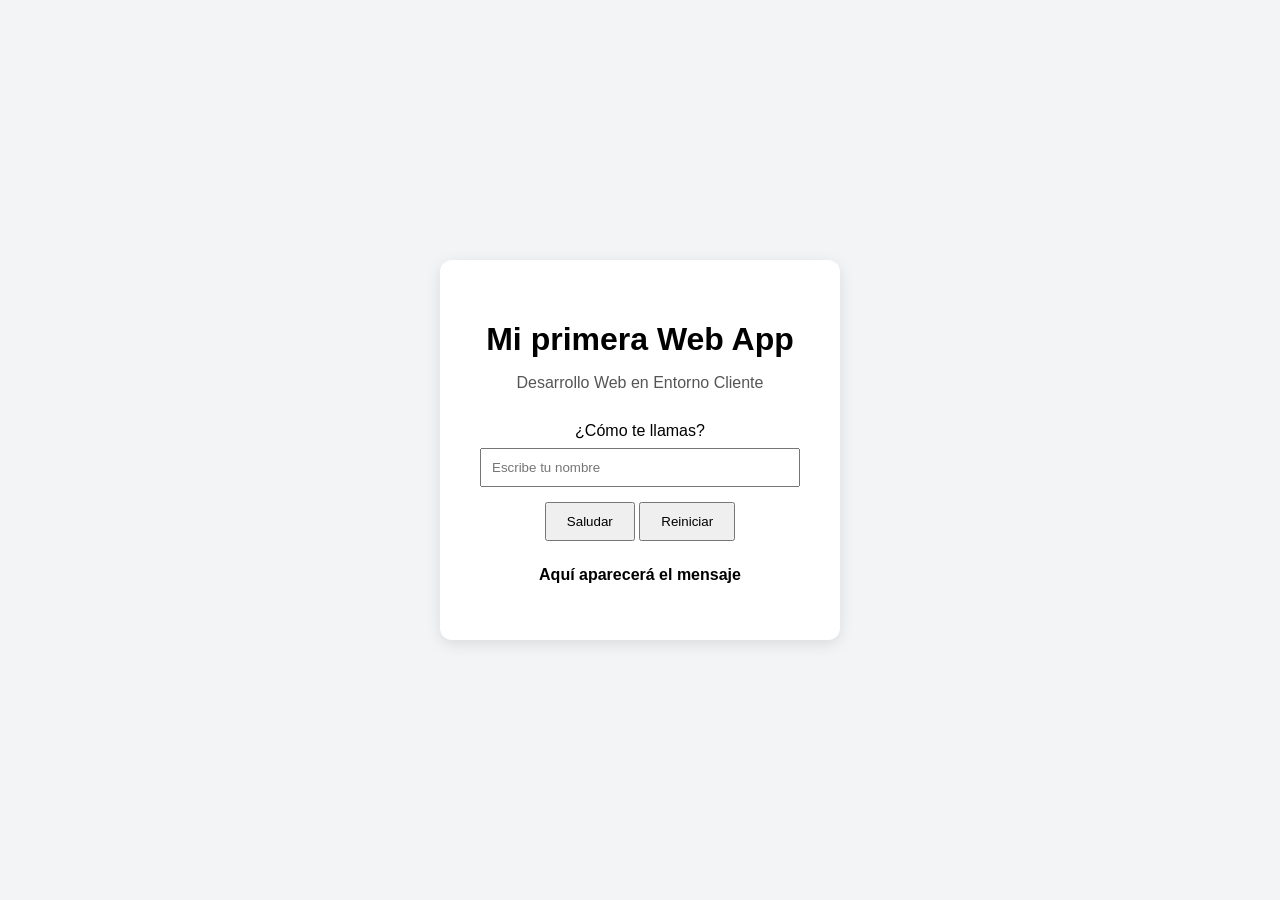
<file: 1.- Primer Proyecto/index.html>
<!doctype html>
<html lang="es">
  <head>
    <meta charset="UTF-8" />
    <meta name="viewport" content="width=device-width, initial-scale=1.0" />

    <title>Mi primera Web App</title>

    <link rel="stylesheet" href="css/estilos.css" />

    <script src="js/app.js" defer></script>
  </head>

  <body>
    <main class="tarjeta">
      <h1 id="titulo">Mi primera Web App</h1>

      <p class="descripcion">Desarrollo Web en Entorno Cliente</p>

      <label for="nombre"> ¿Cómo te llamas? </label>

      <input type="text" id="nombre" placeholder="Escribe tu nombre" />

      <button id="botonSaludar">Saludar</button>
      <button id="botonReiniciar">Reiniciar</button>

      <p id="mensaje">Aquí aparecerá el mensaje</p>
    </main>
  </body>
</html>
</file>
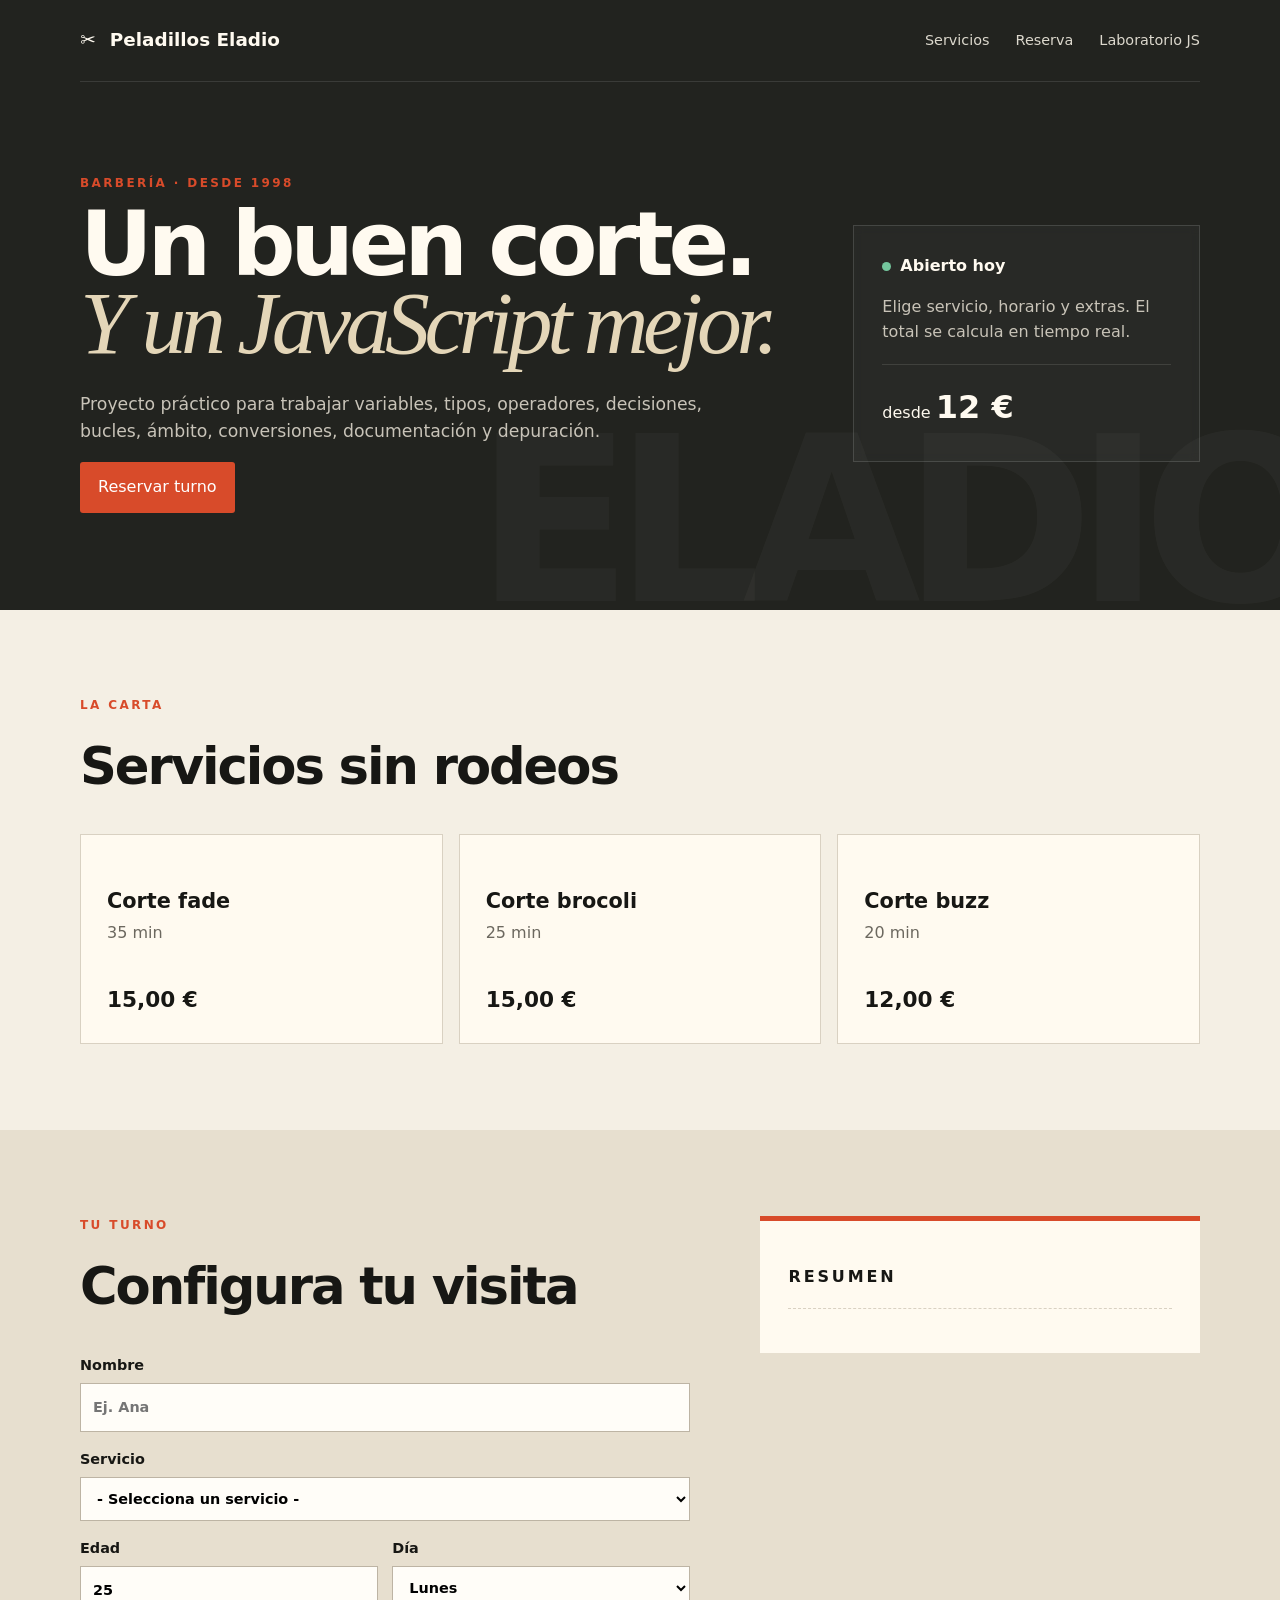
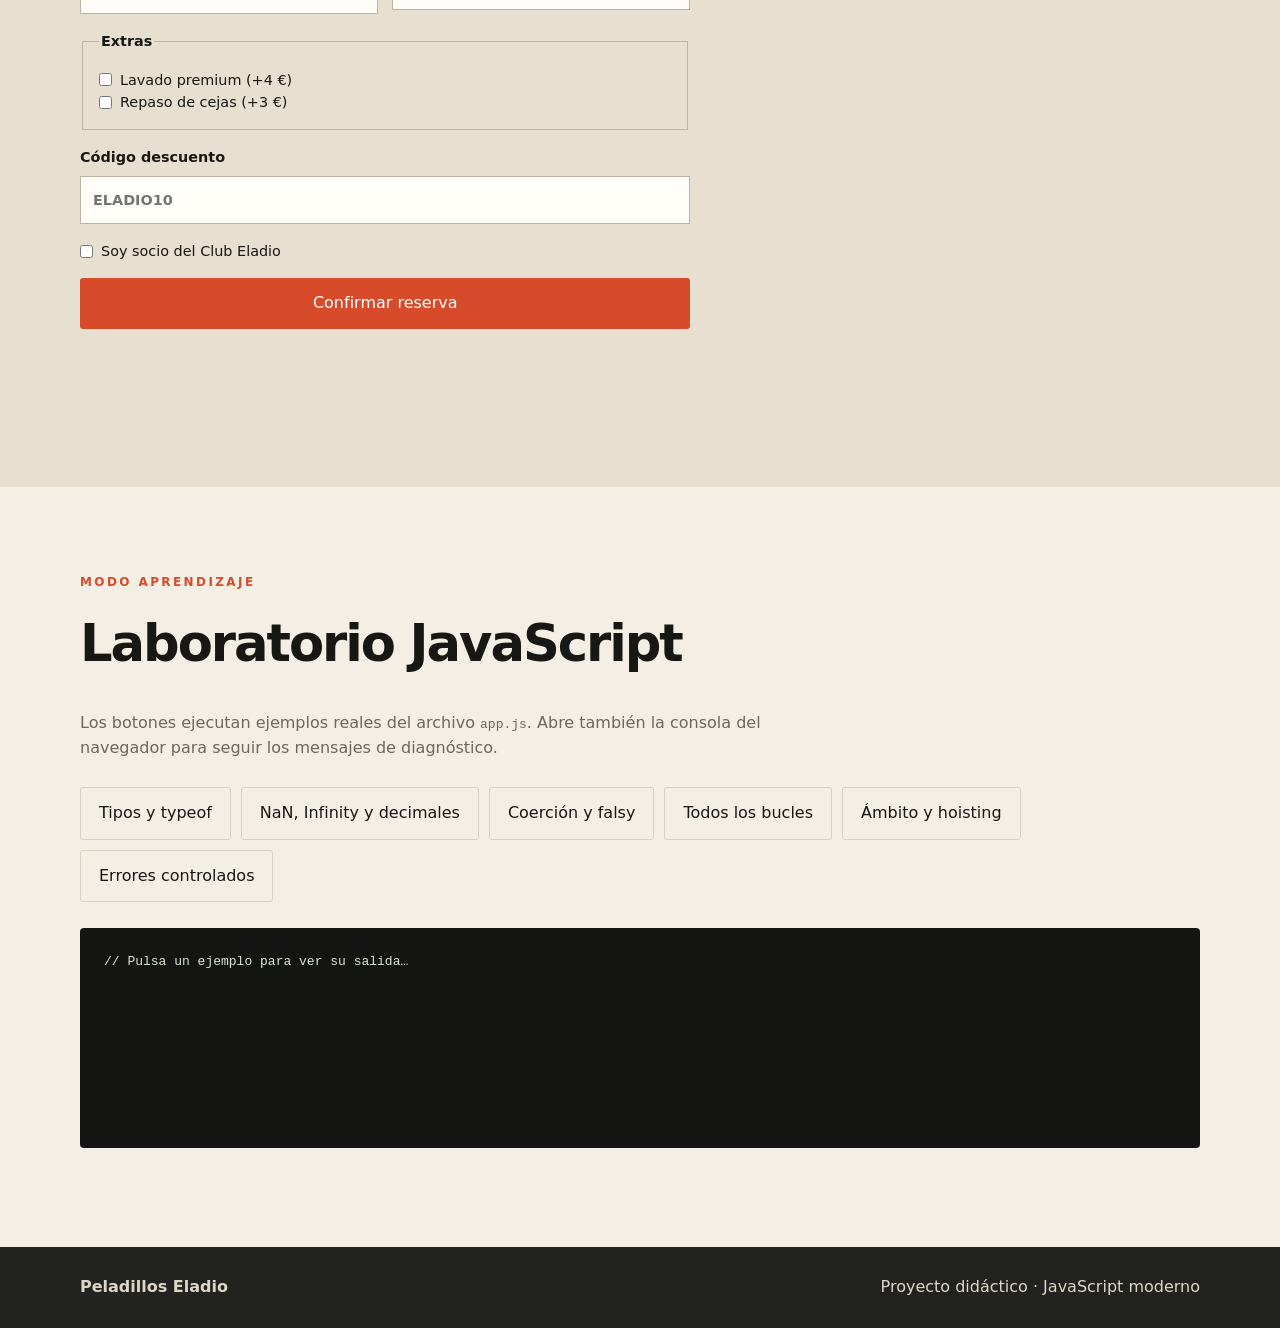
<file: 2.- Peladillos Eladio/index.html>
<!doctype html>
<html lang="es">
  <head>
    <meta charset="utf-8" />
    <meta name="viewport" content="width=device-width, initial-scale=1" />
    <meta
      name="description"
      content="Peladillos Eladio: simulador didáctico de reservas y servicios para practicar fundamentos de JavaScript."
    />
    <title>Peladillos Eladio | Barbería didáctica</title>
    <link rel="stylesheet" href="css/styles.css" />
    <script src="app.js" defer></script>
  </head>
  <body>
    <header class="hero">
      <nav class="nav container" aria-label="Navegación principal">
        <a class="brand" href="#inicio" aria-label="Peladillos Eladio, inicio"
          >✂ <span>Peladillos Eladio</span></a
        >
        <div class="nav-links">
          <a href="#servicios">Servicios</a><a href="#reserva">Reserva</a
          ><a href="#laboratorio">Laboratorio JS</a>
        </div>
      </nav>
      <div class="container hero-grid" id="inicio">
        <section>
          <p class="eyebrow">BARBERÍA · DESDE 1998</p>
          <h1>Un buen corte.<br /><em>Y un JavaScript mejor.</em></h1>
          <p class="lead">
            Proyecto práctico para trabajar variables, tipos, operadores,
            decisiones, bucles, ámbito, conversiones, documentación y
            depuración.
          </p>
          <a class="btn primary" href="#reserva">Reservar turno</a>
        </section>
        <aside class="hero-card" aria-label="Estado de la barbería">
          <span class="status-dot"></span><strong>Abierto hoy</strong>
          <p>
            Elige servicio, horario y extras. El total se calcula en tiempo
            real.
          </p>
          <div class="price-big">desde <b>12 €</b></div>
        </aside>
      </div>
    </header>

    <main>
      <section class="container section" id="servicios">
        <p class="eyebrow">LA CARTA</p>
        <h2>Servicios sin rodeos</h2>
        <div id="servicesGrid" class="cards" aria-live="polite"></div>
      </section>

      <section class="booking section" id="reserva">
        <div class="container booking-grid">
          <div>
            <p class="eyebrow">TU TURNO</p>
            <h2>Configura tu visita</h2>
            <form id="bookingForm" novalidate>
              <label
                >Nombre
                <input
                  id="clientName"
                  name="clientName"
                  type="text"
                  placeholder="Ej. Ana"
                  autocomplete="name"
              /></label>
              <label
                >Servicio
                <select id="serviceSelect" name="service"></select
              ></label>
              <div class="two-cols">
                <label
                  >Edad
                  <input
                    id="clientAge"
                    name="age"
                    type="number"
                    min="0"
                    max="120"
                    value="25"
                /></label>
                <label
                  >Día
                  <select id="daySelect" name="day">
                    <option>Lunes</option>
                    <option>Martes</option>
                    <option>Miércoles</option>
                    <option>Jueves</option>
                    <option>Viernes</option>
                    <option>Sábado</option>
                    <option>Domingo</option>
                  </select></label
                >
              </div>
              <fieldset>
                <legend>Extras</legend>
                <label class="check"
                  ><input type="checkbox" name="extras" value="lavado" /> Lavado
                  premium (+4 €)</label
                >
                <label class="check"
                  ><input type="checkbox" name="extras" value="cejas" /> Repaso
                  de cejas (+3 €)</label
                >
              </fieldset>
              <label
                >Código descuento
                <input
                  id="coupon"
                  name="coupon"
                  type="text"
                  placeholder="ELADIO10"
              /></label>
              <label class="check"
                ><input id="member" type="checkbox" name="member" /> Soy socio
                del Club Eladio</label
              >
              <button class="btn primary" type="submit">
                Confirmar reserva
              </button>
              <p id="formMessage" class="form-message" role="status"></p>
            </form>
          </div>
          <aside class="ticket" aria-live="polite">
            <p class="ticket-title">RESUMEN</p>
            <div id="ticketContent"></div>
          </aside>
        </div>
      </section>

      <section class="container section" id="laboratorio">
        <p class="eyebrow">MODO APRENDIZAJE</p>
        <h2>Laboratorio JavaScript</h2>
        <p class="section-copy">
          Los botones ejecutan ejemplos reales del archivo <code>app.js</code>.
          Abre también la consola del navegador para seguir los mensajes de
          diagnóstico.
        </p>
        <div class="lab-actions">
          <button class="btn ghost" data-demo="types">Tipos y typeof</button>
          <button class="btn ghost" data-demo="numbers">
            NaN, Infinity y decimales
          </button>
          <button class="btn ghost" data-demo="coercion">
            Coerción y falsy
          </button>
          <button class="btn ghost" data-demo="loops">Todos los bucles</button>
          <button class="btn ghost" data-demo="scope">Ámbito y hoisting</button>
          <button class="btn ghost" data-demo="errors">
            Errores controlados
          </button>
        </div>
        <pre id="consoleOutput" class="console" aria-live="polite">
// Pulsa un ejemplo para ver su salida…</pre
        >
      </section>
    </main>

    <footer>
      <div class="container">
        <strong>Peladillos Eladio</strong
        ><span>Proyecto didáctico · JavaScript moderno</span>
      </div>
    </footer>
  </body>
</html>
</file>
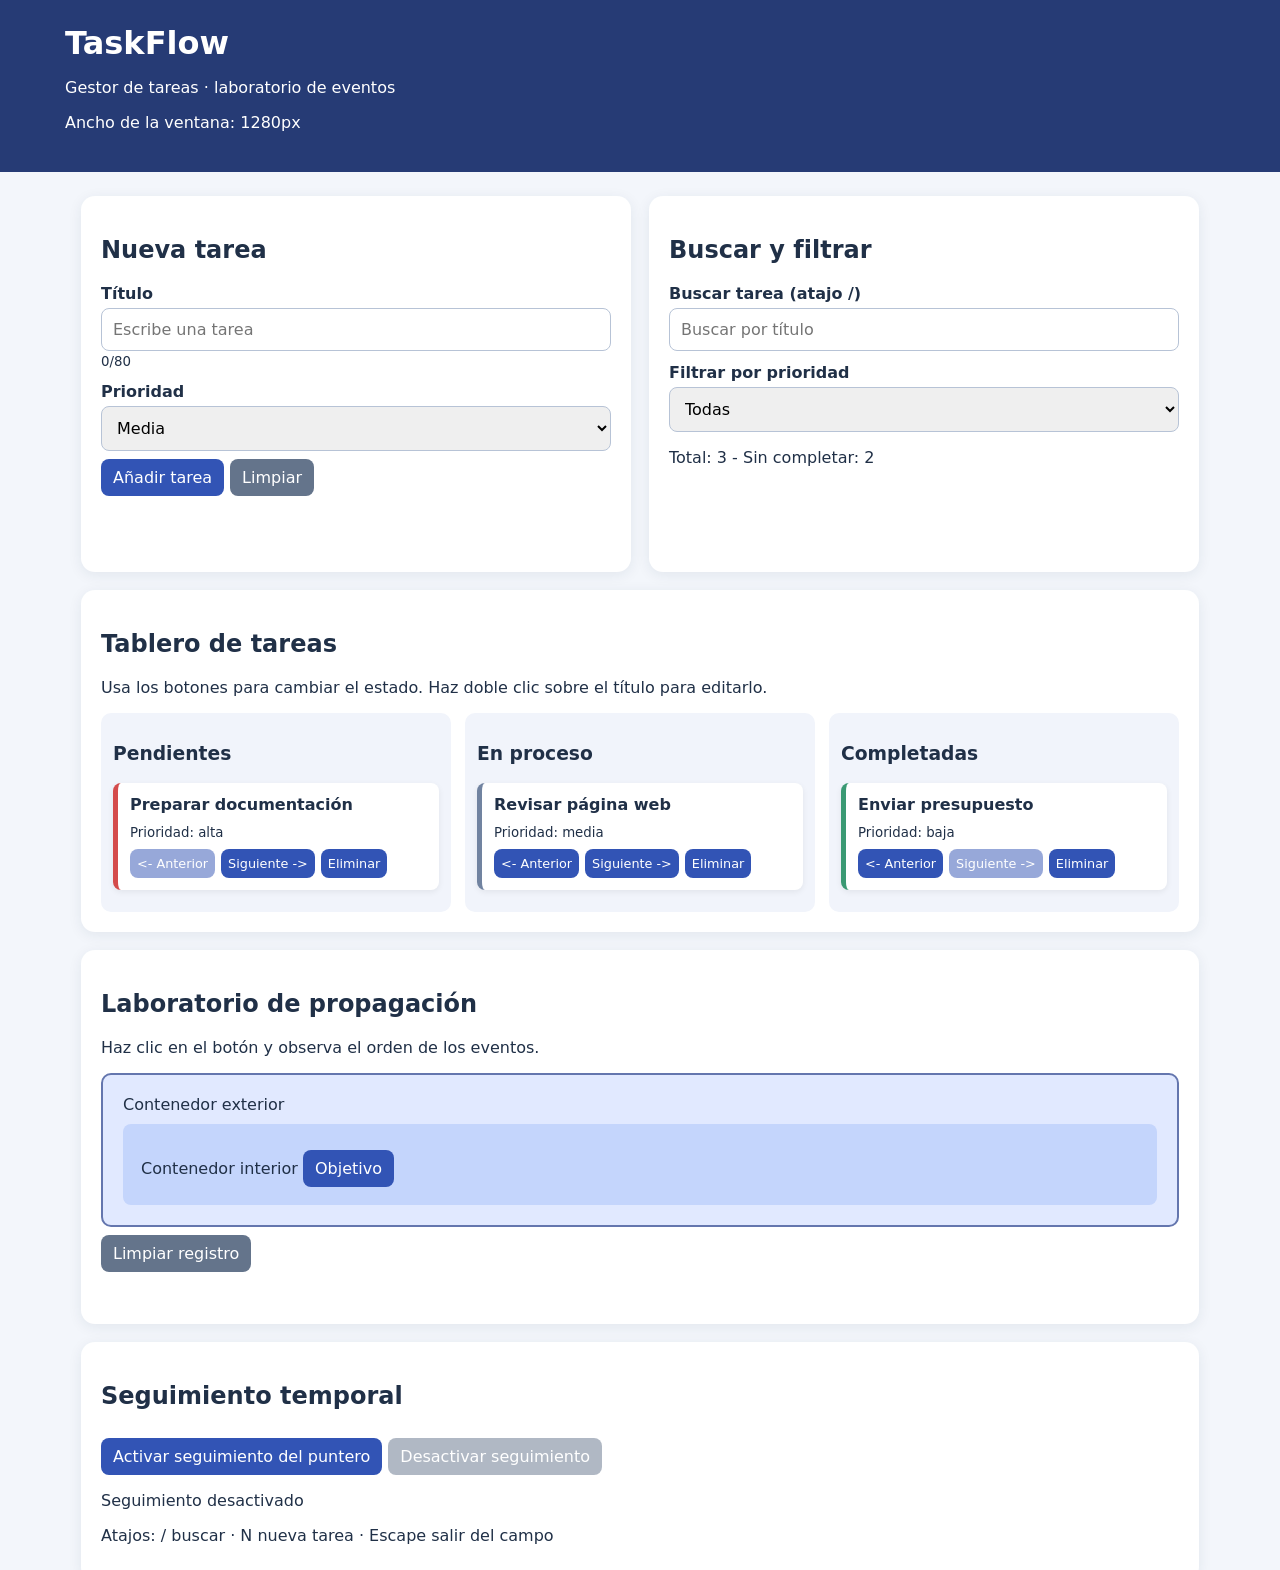
<file: 3.- TaskManager/index.html>
<!doctype html>
<html lang="es">

<head>
    <meta charset="utf-8">
    <meta name="viewport" content="width=device-width,initial-scale=1">
    <title>TaskFlow | Eventos JavaScript</title>
    <link rel="stylesheet" href="css/estilos.css">
    <script src="js/app.js" defer></script>
</head>

<body>
    <header>
        <h1>TaskFlow</h1>
        <p>Gestor de tareas · laboratorio de eventos</p>
        <p id="pantalla"></p>
    </header>
    <main>
        <section class="panel">
            <h2>Nueva tarea</h2>
            <form id="formulario"><label for="titulo">Título</label><input id="titulo" maxlength="80" required
                    placeholder="Escribe una tarea"><small id="contador">0/80</small><label
                    for="prioridad">Prioridad</label><select id="prioridad">
                    <option value="media">Media</option>
                    <option value="alta">Alta</option>
                    <option value="baja">Baja</option>
                </select><button type="submit">Añadir tarea</button><button type="reset"
                    class="secundario">Limpiar</button></form>
            <p id="mensaje" role="status" aria-live="polite"></p>
        </section>
        <section class="panel">
            <h2>Buscar y filtrar</h2><label for="buscar">Buscar tarea (atajo /)</label><input id="buscar"
                placeholder="Buscar por título"><label for="filtro">Filtrar por prioridad</label><select id="filtro">
                <option value="todas">Todas</option>
                <option value="alta">Alta</option>
                <option value="media">Media</option>
                <option value="baja">Baja</option>
            </select>
            <p id="estadisticas" role="status" aria-live="polite"></p>
        </section>
        <section class="panel ancho">
            <h2>Tablero de tareas</h2>
            <p>Usa los botones para cambiar el estado. Haz doble clic sobre el título para editarlo.</p>
            <div id="tablero" class="tablero">
                <div class="columna" data-estado="pendiente">
                    <h3>Pendientes</h3>
                    <div class="lista" id="pendiente"></div>
                </div>
                <div class="columna" data-estado="en-proceso">
                    <h3>En proceso</h3>
                    <div class="lista" id="en-proceso"></div>
                </div>
                <div class="columna" data-estado="completada">
                    <h3>Completadas</h3>
                    <div class="lista" id="completada"></div>
                </div>
            </div>
        </section>
        <section class="panel ancho">
            <h2>Laboratorio de propagación</h2>
            <p>Haz clic en el botón y observa el orden de los eventos.</p>
            <div id="exterior" class="exterior">Contenedor exterior<div id="interior" class="interior">Contenedor
                    interior <button id="objetivo" type="button">Objetivo</button></div>
            </div><button id="limpiar-log" class="secundario">Limpiar registro</button>
            <ol id="registro" aria-live="polite"></ol>
        </section>
        <section class="panel ancho">
            <h2>Seguimiento temporal</h2><button id="activar">Activar seguimiento del puntero</button><button
                id="desactivar" class="secundario" disabled>Desactivar seguimiento</button>
            <p id="puntero">Seguimiento desactivado</p>
            <p>Atajos: / buscar · N nueva tarea · Escape salir del campo</p>
        </section>
    </main>
</body>

</html>
</file>
<file: 1.- Primer Proyecto/css/estilos.css>
* {
  box-sizing: border-box;
}

body {
  margin: 0;
  min-height: 100vh;

  display: flex;
  justify-content: center;
  align-items: center;

  font-family: Arial, sans-serif;
  background: #f3f4f6;
}

.tarjeta {
  width: 400px;
  padding: 40px;

  background: white;
  border-radius: 12px;

  text-align: center;

  box-shadow: 0 4px 15px rgba(0, 0, 0, 0.1);
}

h1 {
  margin-bottom: 10px;
}

.descripcion {
  margin-bottom: 30px;
  color: #555;
}

label {
  display: block;
  margin-bottom: 8px;
}

input {
  width: 100%;
  padding: 10px;
  margin-bottom: 15px;
}

button {
  padding: 10px 20px;
  cursor: pointer;
}

#mensaje {
  margin-top: 25px;
  font-weight: bold;
}

.destacado {
  color: #2563eb;
}

.error {
  color: red;
}
</file>
<file: 2.- Peladillos Eladio/css/styles.css>
:root {
  --ink: #171714;
  --paper: #f4efe4;
  --cream: #fffaf0;
  --accent: #d84b2a;
  --muted: #6c685f;
  --line: #d9d1c2;
  --dark: #22231f;
  --green: #2d6a4f;
}
* {
  box-sizing: border-box;
}
html {
  scroll-behavior: smooth;
}
body {
  margin: 0;
  font-family:
    Inter,
    ui-sans-serif,
    system-ui,
    -apple-system,
    Segoe UI,
    sans-serif;
  background: var(--paper);
  color: var(--ink);
  line-height: 1.55;
}
.container {
  width: min(1120px, calc(100% - 36px));
  margin: auto;
}
.hero {
  min-height: 610px;
  background: var(--dark);
  color: var(--cream);
  position: relative;
  overflow: hidden;
}
.hero:after {
  content: "ELADIO";
  position: absolute;
  right: -40px;
  bottom: -90px;
  font-size: 18vw;
  font-weight: 900;
  letter-spacing: -0.08em;
  color: #ffffff08;
  pointer-events: none;
}
.nav {
  height: 82px;
  display: flex;
  align-items: center;
  justify-content: space-between;
  border-bottom: 1px solid #ffffff1c;
}
.brand {
  color: inherit;
  text-decoration: none;
  font-weight: 900;
  font-size: 1.15rem;
}
.brand span {
  margin-left: 8px;
}
.nav-links {
  display: flex;
  gap: 26px;
}
.nav-links a {
  color: #dcd8cd;
  text-decoration: none;
  font-size: 0.9rem;
}
.hero-grid {
  display: grid;
  grid-template-columns: 1.5fr 0.75fr;
  gap: 80px;
  align-items: center;
  padding: 92px 0;
}
.eyebrow {
  font-size: 0.75rem;
  letter-spacing: 0.2em;
  font-weight: 900;
  color: var(--accent);
  margin: 0 0 12px;
}
.hero h1 {
  font-size: clamp(3rem, 7vw, 6.2rem);
  line-height: 0.88;
  letter-spacing: -0.06em;
  margin: 0 0 28px;
  max-width: 800px;
}
.hero h1 em {
  font-family: Georgia, serif;
  font-weight: 400;
  color: #e4d6b8;
}
.lead {
  max-width: 650px;
  color: #c8c3b8;
  font-size: 1.08rem;
}
.btn {
  border: 0;
  border-radius: 3px;
  padding: 13px 18px;
  font-weight: 800;
  cursor: pointer;
  text-decoration: none;
  display: inline-block;
  font: inherit;
}
.primary {
  background: var(--accent);
  color: #fff;
}
.ghost {
  background: transparent;
  color: var(--ink);
  border: 1px solid var(--line);
}
.hero-card {
  border: 1px solid #ffffff22;
  padding: 28px;
  background: #ffffff08;
  backdrop-filter: blur(5px);
}
.hero-card p {
  color: #c8c3b8;
}
.status-dot {
  display: inline-block;
  width: 9px;
  height: 9px;
  border-radius: 50%;
  background: #74c69d;
  margin-right: 9px;
}
.price-big {
  border-top: 1px solid #ffffff1c;
  padding-top: 18px;
  margin-top: 20px;
}
.price-big b {
  font-size: 2rem;
}
.section {
  padding: 86px 0;
}
.section h2 {
  font-size: clamp(2rem, 4vw, 3.5rem);
  letter-spacing: -0.04em;
  margin: 0 0 28px;
}
.section-copy {
  max-width: 760px;
  color: var(--muted);
}
.cards {
  display: grid;
  grid-template-columns: repeat(3, 1fr);
  gap: 16px;
}
.card {
  background: var(--cream);
  border: 1px solid var(--line);
  padding: 26px;
  min-height: 210px;
  display: flex;
  flex-direction: column;
}
.card .icon {
  font-size: 1.8rem;
}
.card h3 {
  font-size: 1.3rem;
  margin: 24px 0 4px;
}
.card p {
  color: var(--muted);
  margin: 0;
}
.card .price {
  margin-top: auto;
  font-weight: 900;
  font-size: 1.35rem;
}
.booking {
  background: #e7dfcf;
}
.booking-grid {
  display: grid;
  grid-template-columns: 1fr 0.72fr;
  gap: 70px;
}
.booking form {
  display: grid;
  gap: 16px;
}
label,
legend {
  font-weight: 750;
  font-size: 0.9rem;
}
input,
select {
  display: block;
  width: 100%;
  margin-top: 7px;
  padding: 12px;
  border: 1px solid #bdb4a4;
  background: #fffdf8;
  font: inherit;
}
fieldset {
  border: 1px solid #bdb4a4;
  padding: 16px;
}
.check {
  display: flex;
  align-items: center;
  gap: 8px;
  font-weight: 500;
}
.check input {
  width: auto;
  margin: 0;
}
.two-cols {
  display: grid;
  grid-template-columns: 1fr 1fr;
  gap: 14px;
}
.ticket {
  background: var(--cream);
  border-top: 5px solid var(--accent);
  padding: 28px;
  align-self: start;
  position: sticky;
  top: 20px;
}
.ticket-title {
  font-weight: 900;
  letter-spacing: 0.18em;
  border-bottom: 1px dashed var(--line);
  padding-bottom: 18px;
}
.ticket-row {
  display: flex;
  justify-content: space-between;
  gap: 20px;
  padding: 9px 0;
}
.ticket-total {
  font-size: 1.55rem;
  font-weight: 900;
  border-top: 1px solid var(--ink);
  margin-top: 12px;
  padding-top: 16px;
}
.muted {
  color: var(--muted);
}
.form-message {
  min-height: 1.5em;
  font-weight: 700;
}
.lab-actions {
  display: flex;
  flex-wrap: wrap;
  gap: 10px;
  margin: 26px 0;
}
.console {
  background: #141512;
  color: #d7e6cf;
  padding: 24px;
  min-height: 220px;
  overflow: auto;
  border-radius: 4px;
  white-space: pre-wrap;
}
.console .error {
  color: #ffb4a2;
}
footer {
  background: var(--dark);
  color: #ddd7ca;
  padding: 28px 0;
}
footer .container {
  display: flex;
  justify-content: space-between;
}
@media (max-width: 780px) {
  .nav-links {
    display: none;
  }
  .hero-grid,
  .booking-grid {
    grid-template-columns: 1fr;
    gap: 34px;
  }
  .hero-grid {
    padding: 65px 0;
  }
  .cards {
    grid-template-columns: 1fr;
  }
  .hero-card {
    max-width: 480px;
  }
  .two-cols {
    grid-template-columns: 1fr;
  }
  .ticket {
    position: static;
  }
  footer .container {
    gap: 8px;
    flex-direction: column;
  }
}
</file>
<file: 3.- TaskManager/css/estilos.css>
:root {
    font-family: system-ui, sans-serif;
    color: #203047;
    background: #f3f6fb
}

* {
    box-sizing: border-box
}

body {
    margin: 0
}

header {
    background: #263b75;
    color: white;
    padding: 24px max(24px, calc((100% - 1150px)/2))
}

header h1 {
    margin: 0
}

main {
    max-width: 1150px;
    margin: 24px auto;
    padding: 0 16px;
    display: grid;
    grid-template-columns: repeat(2, minmax(0, 1fr));
    gap: 18px
}

.panel {
    background: white;
    border-radius: 14px;
    padding: 20px;
    box-shadow: 0 3px 14px #1d305114
}

.ancho {
    grid-column: 1/-1
}

label {
    display: block;
    margin: 12px 0 5px;
    font-weight: 600
}

input,
select {
    width: 100%;
    padding: 11px;
    border: 1px solid #b7c3d6;
    border-radius: 8px;
    font: inherit
}

button {
    background: #3254b5;
    color: white;
    border: 0;
    border-radius: 8px;
    padding: 9px 12px;
    margin: 8px 6px 0 0;
    cursor: pointer;
    font: inherit
}

button:hover {
    background: #243e89
}

button:focus-visible,
input:focus-visible,
select:focus-visible {
    outline: 3px solid #ef9b32;
    outline-offset: 2px
}

button:disabled {
    opacity: .5;
    cursor: not-allowed
}

.secundario {
    background: #64748b
}

.tablero {
    display: grid;
    grid-template-columns: repeat(3, minmax(0, 1fr));
    gap: 14px
}

.columna {
    background: #f1f4fb;
    border-radius: 10px;
    padding: 12px;
    min-height: 170px
}

.tarea {
    background: white;
    border-left: 5px solid #7183a0;
    border-radius: 8px;
    padding: 12px;
    margin: 10px 0;
    box-shadow: 0 2px 6px #0001;
    overflow-wrap: anywhere
}

.tarea[data-prioridad=alta] {
    border-left-color: #d44b4b
}

.tarea[data-prioridad=baja] {
    border-left-color: #3a9973
}

.tarea h4 {
    margin: 0 0 8px
}

.tarea button {
    font-size: .8rem;
    padding: 7px
}

.exterior {
    padding: 20px;
    background: #e1e9ff;
    border: 2px solid #6476ae;
    border-radius: 10px
}

.interior {
    padding: 18px;
    margin-top: 10px;
    background: #c4d5fc;
    border-radius: 8px
}

#registro {
    max-height: 220px;
    overflow: auto
}

#mensaje {
    min-height: 24px;
    color: #285b3e
}

@media(max-width:750px) {
    main {
        grid-template-columns: 1fr
    }

    .tablero {
        grid-template-columns: 1fr
    }
}

@media(prefers-reduced-motion:no-preference) {
    button {
        transition: background .15s
    }
}
</file>
